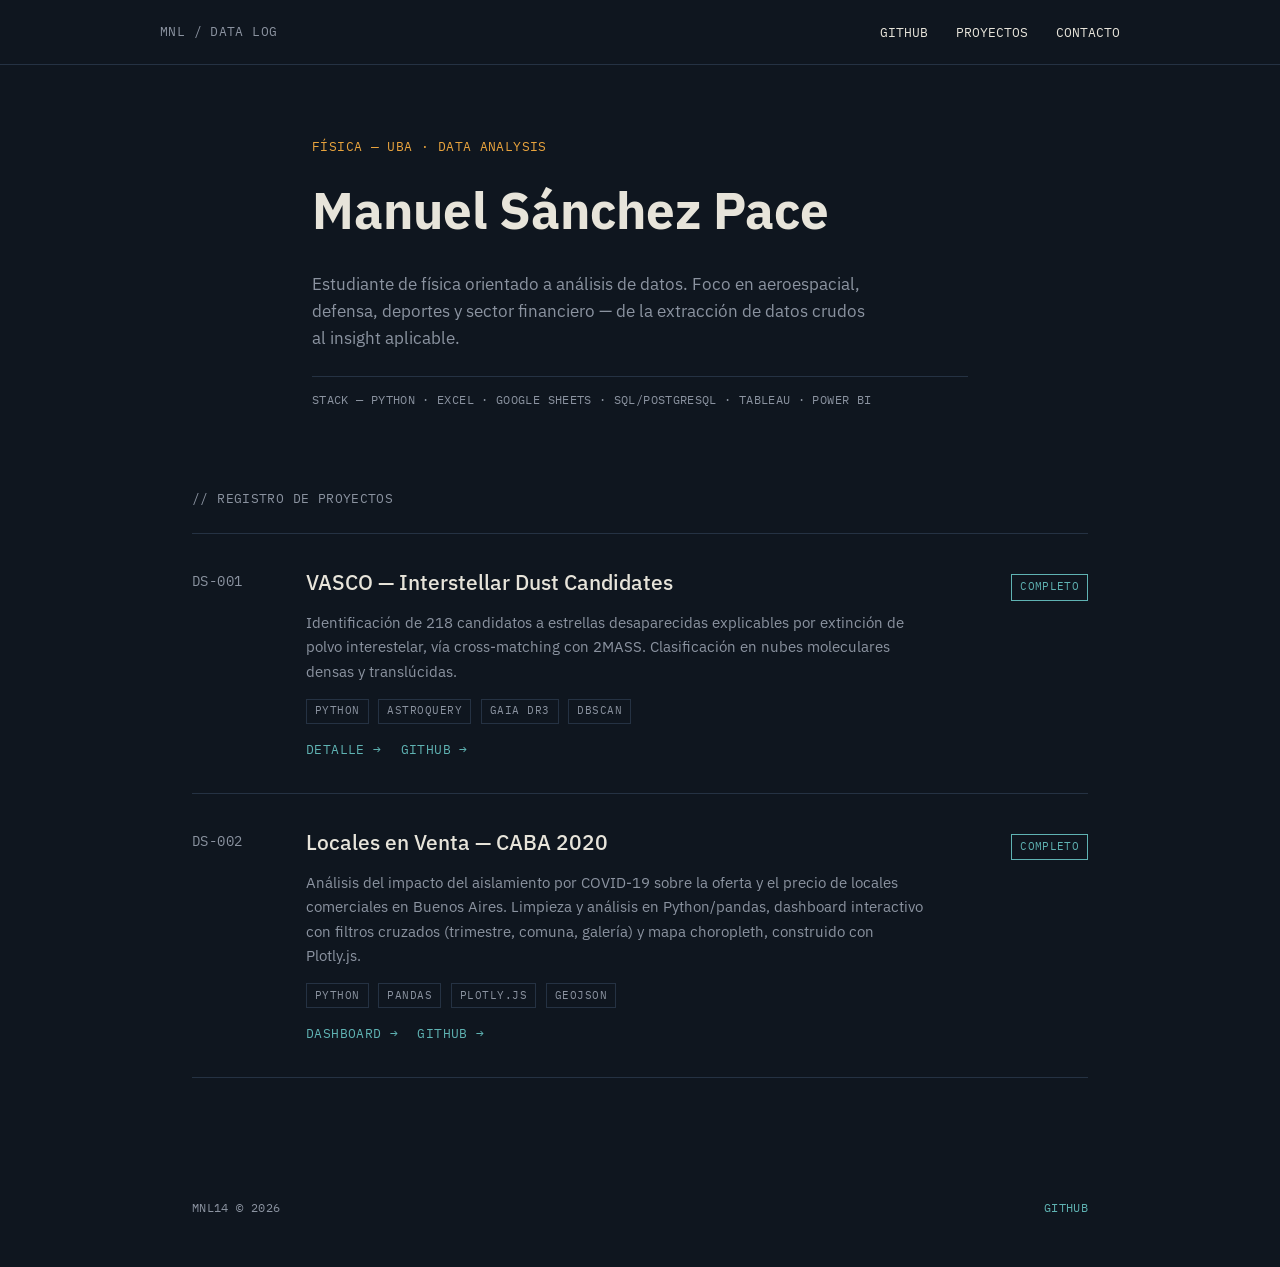
<file: index.html>
<!DOCTYPE html>
<html lang="es">
<head>
<meta charset="UTF-8">
<meta name="viewport" content="width=device-width, initial-scale=1.0">
<title>Manuel — Data Analyst Portfolio</title>
<link rel="preconnect" href="https://fonts.googleapis.com">
<link href="https://fonts.googleapis.com/css2?family=IBM+Plex+Mono:wght@400;500;600&family=IBM+Plex+Sans:wght@400;500;700&display=swap" rel="stylesheet">
<link rel="stylesheet" href="css/style.css">
</head>
<body>

<header class="site-header">
  <div class="header-row">
    <span class="mono tag">MNL / DATA LOG</span>
    <nav>
      <a href="https://github.com/mnl14" target="_blank">GITHUB</a>
      <a href="#projects">PROYECTOS</a>
      <a href="mailto:manuelsanchezpace@gmail.com">CONTACTO</a>
    </nav>
  </div>
</header>

<section class="hero">
  <p class="mono eyebrow">FÍSICA — UBA · DATA ANALYSIS</p>
  <h1>Manuel Sánchez Pace</h1>
  <p class="hero-desc">
    Estudiante de física orientado a análisis de datos.
    Foco en aeroespacial, defensa, deportes y sector financiero — de la extracción de datos crudos
    al insight aplicable.
  </p>
  <div class="hero-meta mono">
    <span>STACK — PYTHON · EXCEL · GOOGLE SHEETS · SQL/POSTGRESQL · TABLEAU · POWER BI</span>
  </div>
</section>

<section id="projects" class="projects">
  <p class="mono section-label">// REGISTRO DE PROYECTOS</p>

  <article class="entry">
    <div class="entry-id mono">DS-001</div>
    <div class="entry-body">
      <div class="entry-top">
        <h2>VASCO — Interstellar Dust Candidates</h2>
        <span class="status mono status-done">COMPLETO</span>
      </div>
      <p>
        Identificación de 218 candidatos a estrellas desaparecidas explicables por extinción de polvo interestelar,
        vía cross-matching con 2MASS. Clasificación en nubes moleculares densas y translúcidas.
      </p>
      <div class="entry-tags mono">
        <span>PYTHON</span><span>ASTROQUERY</span><span>GAIA DR3</span><span>DBSCAN</span>
      </div>
      <div class="entry-links mono">
        <a href="projects/vasco.html">DETALLE →</a>
        <a href="https://github.com/mnl14/vasco-interstellar-dust-candidates" target="_blank">GITHUB →</a>
      </div>
    </div>
  </article>

  <article class="entry">
    <div class="entry-id mono">DS-002</div>
    <div class="entry-body">
      <div class="entry-top">
        <h2>Locales en Venta — CABA 2020</h2>
        <span class="status mono status-done">COMPLETO</span>
      </div>
      <p>
        Análisis del impacto del aislamiento por COVID-19 sobre la oferta y el precio de locales comerciales en Buenos Aires.
        Limpieza y análisis en Python/pandas, dashboard interactivo con filtros cruzados (trimestre, comuna, galería)
        y mapa choropleth, construido con Plotly.js.
      </p>
      <div class="entry-tags mono">
        <span>PYTHON</span><span>PANDAS</span><span>PLOTLY.JS</span><span>GEOJSON</span>
      </div>
      <div class="entry-links mono">
        <a href="https://mnl14.github.io/locales-caba-2020/" target="_blank">DASHBOARD →</a>
        <a href="https://github.com/mnl14/locales-caba-2020" target="_blank">GITHUB →</a>
      </div>
    </div>
  </article>

</section>

<footer class="site-footer mono">
  <span>MNL14 © 2026</span>
  <a href="https://github.com/mnl14" target="_blank">GITHUB</a>
</footer>

</body>
</html>
</file>
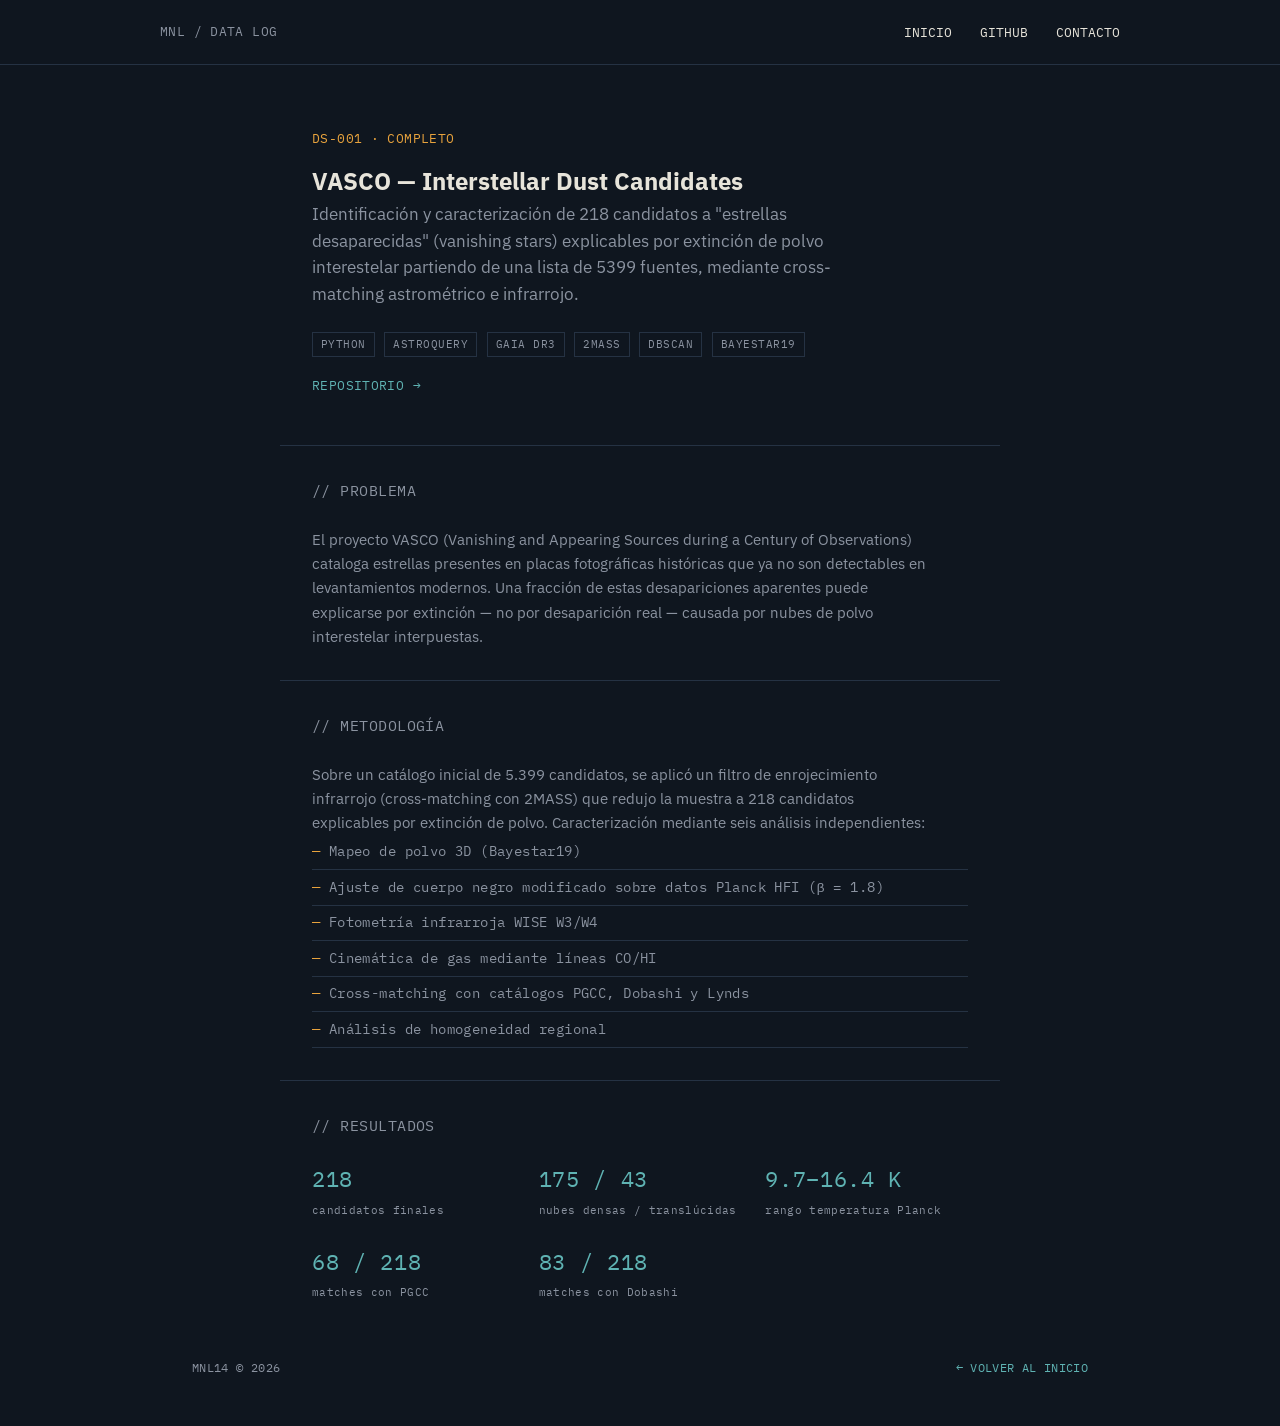
<file: projects/vasco.html>
<!DOCTYPE html>
<html lang="es">
<head>
<meta charset="UTF-8">
<meta name="viewport" content="width=device-width, initial-scale=1.0">
<title>VASCO — Interstellar Dust Candidates | Manuel</title>
<link rel="preconnect" href="https://fonts.googleapis.com">
<link href="https://fonts.googleapis.com/css2?family=IBM+Plex+Mono:wght@400;500;600&family=IBM+Plex+Sans:wght@400;500;700&display=swap" rel="stylesheet">
<link rel="stylesheet" href="../css/style.css">
</head>
<body>

<header class="site-header">
  <div class="header-row">
    <span class="mono tag">MNL / DATA LOG</span>
    <nav>
      <a href="../index.html">INICIO</a>
      <a href="https://github.com/mnl14/vasco-interstellar-dust-candidates" target="_blank">GITHUB</a>
      <a href="mailto:manuelsanchezpace@gmail.com">CONTACTO</a>
    </nav>
  </div>
</header>

<section class="proj-hero">
  <p class="mono eyebrow">DS-001 · COMPLETO</p>
  <h1>VASCO — Interstellar Dust Candidates</h1>
  <p class="hero-desc">
    Identificación y caracterización de 218 candidatos a "estrellas desaparecidas" (vanishing stars)
    explicables por extinción de polvo interestelar partiendo de una lista de 5399 fuentes, mediante cross-matching astrométrico e infrarrojo.
  </p>
  <div class="entry-tags mono" style="margin-top: 1.5rem;">
    <span>PYTHON</span><span>ASTROQUERY</span><span>GAIA DR3</span><span>2MASS</span><span>DBSCAN</span><span>BAYESTAR19</span>
  </div>
  <div class="entry-links mono" style="margin-top: 1.2rem;">
    <a href="https://github.com/mnl14/vasco-interstellar-dust-candidates" target="_blank">REPOSITORIO →</a>
  </div>
</section>

<section class="proj-section">
  <p class="mono section-label">// PROBLEMA</p>
  <p>
    El proyecto VASCO (Vanishing and Appearing Sources during a Century of Observations) cataloga estrellas
    presentes en placas fotográficas históricas que ya no son detectables en levantamientos modernos.
    Una fracción de estas desapariciones aparentes puede explicarse por extinción — no por desaparición real —
    causada por nubes de polvo interestelar interpuestas.
  </p>
</section>

<section class="proj-section">
  <p class="mono section-label">// METODOLOGÍA</p>
  <p>
    Sobre un catálogo inicial de 5.399 candidatos, se aplicó un filtro de enrojecimiento infrarrojo
    (cross-matching con 2MASS) que redujo la muestra a 218 candidatos explicables por extinción de polvo.
    Caracterización mediante seis análisis independientes:
  </p>
  <ul class="proj-list mono">
    <li>Mapeo de polvo 3D (Bayestar19)</li>
    <li>Ajuste de cuerpo negro modificado sobre datos Planck HFI (β = 1.8)</li>
    <li>Fotometría infrarroja WISE W3/W4</li>
    <li>Cinemática de gas mediante líneas CO/HI</li>
    <li>Cross-matching con catálogos PGCC, Dobashi y Lynds</li>
    <li>Análisis de homogeneidad regional</li>
  </ul>
</section>

<section class="proj-section">
  <p class="mono section-label">// RESULTADOS</p>
  <div class="stat-grid">
    <div class="stat">
      <span class="stat-num mono">218</span>
      <span class="stat-label mono">candidatos finales</span>
    </div>
    <div class="stat">
      <span class="stat-num mono">175 / 43</span>
      <span class="stat-label mono">nubes densas / translúcidas</span>
    </div>
    <div class="stat">
      <span class="stat-num mono">9.7–16.4 K</span>
      <span class="stat-label mono">rango temperatura Planck</span>
    </div>
    <div class="stat">
      <span class="stat-num mono">68 / 218</span>
      <span class="stat-label mono">matches con PGCC</span>
    </div>
    <div class="stat">
      <span class="stat-num mono">83 / 218</span>
      <span class="stat-label mono">matches con Dobashi</span>
    </div>
  </div>
</section>

<footer class="site-footer mono">
  <span>MNL14 © 2026</span>
  <a href="../index.html">← VOLVER AL INICIO</a>
</footer>

</body>
</html>
</file>
<file: css/style.css>
:root {
  --bg: #0F161F;
  --bg-alt: #141D28;
  --text: #E7E4DA;
  --text-dim: #8B93A0;
  --line: #253243;
  --amber: #E8A33D;
  --cyan: #5FB3B3;
  --mono: 'IBM Plex Mono', monospace;
  --sans: 'IBM Plex Sans', sans-serif;
}

* { margin: 0; padding: 0; box-sizing: border-box; }

body {
  background: var(--bg);
  color: var(--text);
  font-family: var(--sans);
  line-height: 1.6;
}

.mono { font-family: var(--mono); letter-spacing: 0.03em; }

a {
  color: var(--cyan);
  text-decoration: none;
  border-bottom: 1px solid transparent;
}
a:hover, a:focus-visible {
  border-bottom: 1px solid var(--cyan);
}

/* Header */
.site-header {
  border-bottom: 1px solid var(--line);
  padding: 1.2rem 2rem;
}
.header-row {
  max-width: 960px;
  margin: 0 auto;
  display: flex;
  justify-content: space-between;
  align-items: center;
  flex-wrap: wrap;
  gap: 0.8rem;
}
.tag { color: var(--text-dim); font-size: 0.8rem; }
.site-header nav a {
  margin-left: 1.5rem;
  color: var(--text);
  font-family: var(--mono);
  font-size: 0.8rem;
}

/* Hero */
.hero {
  max-width: 720px;
  margin: 4.5rem auto 5rem;
  padding: 0 2rem;
}
.eyebrow {
  color: var(--amber);
  font-size: 0.8rem;
  margin-bottom: 0.8rem;
}
.hero h1 {
  font-size: 3.2rem;
  font-weight: 700;
  margin-bottom: 1.2rem;
}
.hero-desc {
  color: var(--text-dim);
  font-size: 1.05rem;
  max-width: 560px;
  margin-bottom: 1.5rem;
}
.hero-meta {
  font-size: 0.75rem;
  color: var(--text-dim);
  border-top: 1px solid var(--line);
  padding-top: 0.8rem;
}

/* Projects */
.projects {
  max-width: 960px;
  margin: 0 auto 6rem;
  padding: 0 2rem;
}
.section-label {
  color: var(--text-dim);
  font-size: 0.8rem;
  margin-bottom: 1.5rem;
}

.entry {
  display: grid;
  grid-template-columns: 90px 1fr;
  gap: 1.5rem;
  padding: 2rem 0;
  border-top: 1px solid var(--line);
}
.entry:last-child { border-bottom: 1px solid var(--line); }

.entry-id {
  color: var(--text-dim);
  font-size: 0.85rem;
  padding-top: 0.3rem;
}

.entry-top {
  display: flex;
  align-items: baseline;
  justify-content: space-between;
  gap: 1rem;
  flex-wrap: wrap;
  margin-bottom: 0.6rem;
}
.entry h2 {
  font-size: 1.3rem;
  font-weight: 500;
}
.status {
  font-size: 0.7rem;
  padding: 0.2rem 0.5rem;
  border: 1px solid var(--line);
  white-space: nowrap;
}
.status-done { color: var(--cyan); border-color: var(--cyan); }
.status-progress { color: var(--amber); border-color: var(--amber); }
.status-planned { color: var(--text-dim); }

.entry p {
  color: var(--text-dim);
  max-width: 620px;
  margin-bottom: 1rem;
  font-size: 0.95rem;
}

.entry-tags {
  display: flex;
  gap: 0.6rem;
  flex-wrap: wrap;
  margin-bottom: 1rem;
}
.entry-tags span {
  font-size: 0.7rem;
  color: var(--text-dim);
  border: 1px solid var(--line);
  padding: 0.15rem 0.5rem;
}

.entry-links {
  display: flex;
  gap: 1.2rem;
  font-size: 0.8rem;
}
.pending {
  color: var(--text-dim);
  font-style: italic;
}

/* Footer */
.site-footer {
  max-width: 960px;
  margin: 0 auto;
  padding: 1.5rem 2rem 3rem;
  display: flex;
  justify-content: space-between;
  color: var(--text-dim);
  font-size: 0.75rem;
}

/* Individual project page */
.proj-hero {
  max-width: 720px;
  margin: 4rem auto 3rem;
  padding: 0 2rem;
}
.proj-section {
  max-width: 720px;
  margin: 0 auto;
  padding: 2rem 2rem;
  border-top: 1px solid var(--line);
}
.proj-section p {
  color: var(--text-dim);
  font-size: 0.95rem;
  max-width: 620px;
}
.proj-list {
  list-style: none;
  color: var(--text-dim);
  font-size: 0.85rem;
}
.proj-list li {
  padding: 0.4rem 0;
  border-bottom: 1px solid var(--line);
}
.proj-list li::before {
  content: "— ";
  color: var(--amber);
}

.stat-grid {
  display: grid;
  grid-template-columns: repeat(auto-fit, minmax(150px, 1fr));
  gap: 1.5rem;
  margin-top: 0.5rem;
}
.stat {
  display: flex;
  flex-direction: column;
  gap: 0.3rem;
}
.stat-num {
  font-size: 1.4rem;
  color: var(--cyan);
}
.stat-label {
  font-size: 0.7rem;
  color: var(--text-dim);
}

/* Responsive */
@media (max-width: 600px) {
  .hero h1 { font-size: 2.2rem; }
  .entry { grid-template-columns: 1fr; }
  .entry-id { padding-top: 0; }
}
</file>
